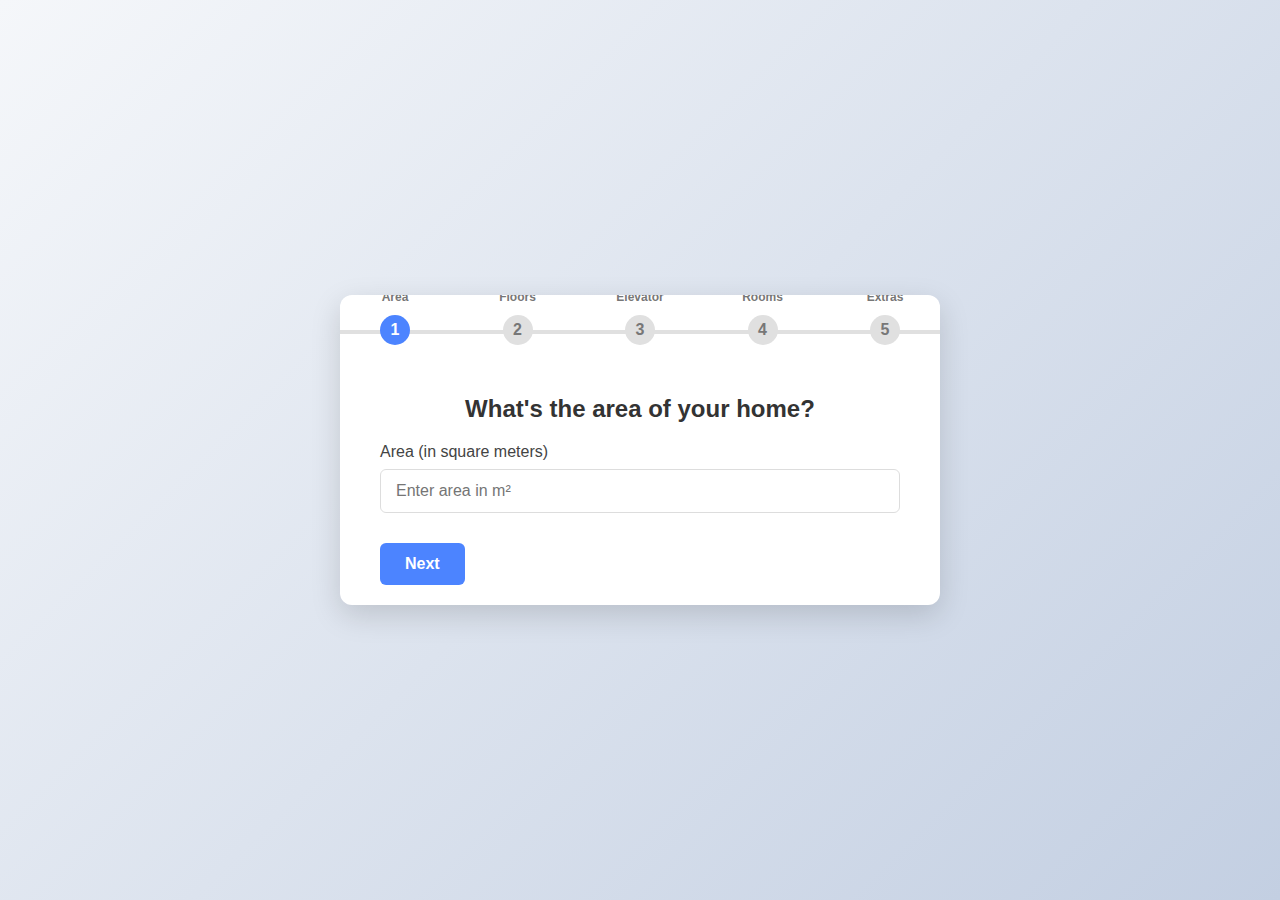
<file: questionnaire.html>
<!DOCTYPE html>
<html lang="en">
<head>
    <meta charset="UTF-8">
    <meta name="viewport" content="width=device-width, initial-scale=1.0">
    <title>Service Price Calculator</title>
    <style>
        * {
            box-sizing: border-box;
            margin: 0;
            padding: 0;
            font-family: 'Segoe UI', Tahoma, Geneva, Verdana, sans-serif;
        }
        
        body {
            background: linear-gradient(135deg, #f5f7fa 0%, #c3cfe2 100%);
            min-height: 100vh;
            display: flex;
            justify-content: center;
            align-items: center;
            padding: 20px;
        }
        
        .container {
            background: white;
            border-radius: 12px;
            box-shadow: 0 10px 30px rgba(0, 0, 0, 0.15);
            width: 100%;
            max-width: 600px;
            overflow: hidden;
        }
        
        .progress-container {
            display: flex;
            justify-content: space-between;
            position: relative;
            margin-bottom: 30px;
            padding: 20px 40px 0;
        }
        
        .progress-bar {
            position: absolute;
            height: 4px;
            background: #e0e0e0;
            width: 100%;
            top: 35px;
            left: 0;
            z-index: 1;
        }
        
        .progress {
            position: absolute;
            height: 4px;
            background: #4c84ff;
            width: 0%;
            top: 35px;
            left: 0;
            z-index: 2;
            transition: width 0.5s ease;
        }
        
        .step {
            width: 30px;
            height: 30px;
            background-color: #e0e0e0;
            border-radius: 50%;
            display: flex;
            justify-content: center;
            align-items: center;
            font-weight: bold;
            color: #777;
            z-index: 3;
            position: relative;
        }
        
        .step.active {
            background-color: #4c84ff;
            color: white;
        }
        
        .step-label {
            position: absolute;
            top: -25px;
            font-size: 12px;
            color: #777;
            white-space: nowrap;
        }
        
        .form-container {
            padding: 20px 40px;
        }
        
        .step-form {
            display: none;
        }
        
        .step-form.active {
            display: block;
            animation: fadeIn 0.5s;
        }
        
        @keyframes fadeIn {
            from { opacity: 0; }
            to { opacity: 1; }
        }
        
        h2 {
            margin-bottom: 20px;
            color: #333;
            text-align: center;
        }
        
        .form-group {
            margin-bottom: 20px;
        }
        
        label {
            display: block;
            margin-bottom: 8px;
            font-weight: 500;
            color: #444;
        }
        
        input, select {
            width: 100%;
            padding: 12px 15px;
            border: 1px solid #ddd;
            border-radius: 6px;
            font-size: 16px;
            transition: border 0.3s;
        }
        
        input:focus, select:focus {
            border-color: #4c84ff;
            outline: none;
        }
        
        .radio-group {
            display: flex;
            gap: 20px;
        }
        
        .radio-option {
            display: flex;
            align-items: center;
            gap: 8px;
        }
        
        .radio-option input {
            width: auto;
        }
        
        .buttons {
            display: flex;
            justify-content: space-between;
            margin-top: 30px;
        }
        
        button {
            padding: 12px 25px;
            border: none;
            border-radius: 6px;
            font-size: 16px;
            font-weight: 600;
            cursor: pointer;
            transition: all 0.3s;
        }
        
        #prev-btn {
            background-color: #f0f0f0;
            color: #555;
        }
        
        #prev-btn:hover {
            background-color: #e0e0e0;
        }
        
        #next-btn, #submit-btn {
            background-color: #4c84ff;
            color: white;
        }
        
        #next-btn:hover, #submit-btn:hover {
            background-color: #3a70e0;
        }
        
        .result-container {
            text-align: center;
            padding: 30px;
        }
        
        .result-container h2 {
            color: #4c84ff;
            margin-bottom: 15px;
        }
        
        .price {
            font-size: 42px;
            font-weight: 700;
            color: #333;
            margin: 20px 0;
        }
        
        .details {
            background-color: #f8f9fa;
            padding: 20px;
            border-radius: 8px;
            margin: 20px 0;
            text-align: left;
        }
        
        .details h3 {
            margin-bottom: 10px;
            color: #555;
        }
        
        .details ul {
            list-style-type: none;
        }
        
        .details li {
            padding: 8px 0;
            border-bottom: 1px solid #eee;
        }
        
        .details li:last-child {
            border-bottom: none;
        }
        
        .restart-btn {
            background-color: #4c84ff;
            color: white;
            padding: 12px 25px;
            border: none;
            border-radius: 6px;
            font-size: 16px;
            font-weight: 600;
            cursor: pointer;
            transition: background-color 0.3s;
            margin-top: 20px;
        }
        
        .restart-btn:hover {
            background-color: #3a70e0;
        }
        
        .error {
            color: #ff4757;
            font-size: 14px;
            margin-top: 5px;
            display: none;
        }
        
        @media (max-width: 600px) {
            .container {
                margin: 10px;
            }
            
            .progress-container, .form-container {
                padding: 20px;
            }
            
            .step-label {
                display: none;
            }
        }
    </style>
</head>
<body>
    <div class="container">
        <div class="progress-container">
            <div class="progress-bar"></div>
            <div class="progress"></div>
            <div class="step active">
                <span>1</span>
                <div class="step-label">Area</div>
            </div>
            <div class="step">
                <span>2</span>
                <div class="step-label">Floors</div>
            </div>
            <div class="step">
                <span>3</span>
                <div class="step-label">Elevator</div>
            </div>
            <div class="step">
                <span>4</span>
                <div class="step-label">Rooms</div>
            </div>
            <div class="step">
                <span>5</span>
                <div class="step-label">Extras</div>
            </div>
        </div>
        
        <div class="form-container">
            <form id="form">
                <!-- Step 1 -->
                <div class="step-form active" id="step-1">
                    <h2>What's the area of your home?</h2>
                    <div class="form-group">
                        <label for="area">Area (in square meters)</label>
                        <input type="number" id="area" placeholder="Enter area in m²" min="20" max="1000" required>
                        <div class="error" id="area-error">Please enter a valid area between 20 and 1000 m²</div>
                    </div>
                </div>
                
                <!-- Step 2 -->
                <div class="step-form" id="step-2">
                    <h2>How many floors?</h2>
                    <div class="form-group">
                        <label for="floors">Number of floors</label>
                        <select id="floors" required>
                            <option value="" disabled selected>Select number of floors</option>
                            <option value="1">1 floor</option>
                            <option value="2">2 floors</option>
                            <option value="3">3 floors</option>
                            <option value="4">4+ floors</option>
                        </select>
                        <div class="error" id="floors-error">Please select the number of floors</div>
                    </div>
                </div>
                
                <!-- Step 3 -->
                <div class="step-form" id="step-3">
                    <h2>Is there an elevator?</h2>
                    <div class="form-group">
                        <div class="radio-group">
                            <div class="radio-option">
                                <input type="radio" id="elevator-yes" name="elevator" value="yes" required>
                                <label for="elevator-yes">Yes</label>
                            </div>
                            <div class="radio-option">
                                <input type="radio" id="elevator-no" name="elevator" value="no">
                                <label for="elevator-no">No</label>
                            </div>
                        </div>
                        <div class="error" id="elevator-error">Please select an option</div>
                    </div>
                </div>
                
                <!-- Step 4 -->
                <div class="step-form" id="step-4">
                    <h2>How many rooms?</h2>
                    <div class="form-group">
                        <label for="rooms">Number of rooms</label>
                        <input type="number" id="rooms" placeholder="Enter number of rooms" min="1" max="20" required>
                        <div class="error" id="rooms-error">Please enter a valid number of rooms (1-20)</div>
                    </div>
                </div>
                
                <!-- Step 5 -->
                <div class="step-form" id="step-5">
                    <h2>Additional services</h2>
                    <div class="form-group">
                        <div class="radio-option">
                            <input type="checkbox" id="deep-cleaning" name="extras" value="deep-cleaning">
                            <label for="deep-cleaning">Deep cleaning (+$50)</label>
                        </div>
                        <div class="radio-option">
                            <input type="checkbox" id="window-cleaning" name="extras" value="window-cleaning">
                            <label for="window-cleaning">Window cleaning (+$30)</label>
                        </div>
                        <div class="radio-option">
                            <input type="checkbox" id="furniture-assembly" name="extras" value="furniture-assembly">
                            <label for="furniture-assembly">Furniture assembly (+$75)</label>
                        </div>
                    </div>
                </div>
                
                <!-- Buttons -->
                <div class="buttons">
                    <button type="button" id="prev-btn">Previous</button>
                    <button type="button" id="next-btn">Next</button>
                    <button type="button" id="submit-btn">Calculate Price</button>
                </div>
            </form>
            
            <!-- Results -->
            <div class="result-container" id="result-container" style="display: none;">
                <h2>Your Estimated Price</h2>
                <div class="price" id="price">$0</div>
                <div class="details">
                    <h3>Service Details</h3>
                    <ul id="details-list">
                        <!-- Details will be added here by JavaScript -->
                    </ul>
                </div>
                <button class="restart-btn" id="restart-btn">Start New Calculation</button>
            </div>
        </div>
    </div>

    <script>
        document.addEventListener('DOMContentLoaded', function() {
            // DOM elements
            const form = document.getElementById('form');
            const stepForms = document.querySelectorAll('.step-form');
            const steps = document.querySelectorAll('.step');
            const progress = document.querySelector('.progress');
            const prevBtn = document.getElementById('prev-btn');
            const nextBtn = document.getElementById('next-btn');
            const submitBtn = document.getElementById('submit-btn');
            const restartBtn = document.getElementById('restart-btn');
            const resultContainer = document.getElementById('result-container');
            const priceElement = document.getElementById('price');
            const detailsList = document.getElementById('details-list');
            
            // Current step
            let currentStep = 0;
            
            // Update buttons visibility
            function updateButtons() {
                if (currentStep === 0) {
                    prevBtn.style.display = 'none';
                } else {
                    prevBtn.style.display = 'block';
                }
                
                if (currentStep === stepForms.length - 1) {
                    nextBtn.style.display = 'none';
                    submitBtn.style.display = 'block';
                } else {
                    nextBtn.style.display = 'block';
                    submitBtn.style.display = 'none';
                }
            }
            
            // Update progress bar
            function updateProgress() {
                progress.style.width = (currentStep / (stepForms.length - 1)) * 100 + '%';
                
                steps.forEach((step, index) => {
                    if (index <= currentStep) {
                        step.classList.add('active');
                    } else {
                        step.classList.remove('active');
                    }
                });
            }
            
            // Show current step
            function showStep(stepIndex) {
                stepForms.forEach((step, index) => {
                    if (index === stepIndex) {
                        step.classList.add('active');
                    } else {
                        step.classList.remove('active');
                    }
                });
                
                currentStep = stepIndex;
                updateButtons();
                updateProgress();
            }
            
            // Validate current step
            function validateStep(stepIndex) {
                let isValid = true;
                const errorElement = document.getElementById(`${getFieldId(stepIndex)}-error`);
                
                switch(stepIndex) {
                    case 0:
                        const area = document.getElementById('area').value;
                        if (!area || area < 20 || area > 1000) {
                            isValid = false;
                            errorElement.style.display = 'block';
                        } else {
                            errorElement.style.display = 'none';
                        }
                        break;
                    case 1:
                        const floors = document.getElementById('floors').value;
                        if (!floors) {
                            isValid = false;
                            errorElement.style.display = 'block';
                        } else {
                            errorElement.style.display = 'none';
                        }
                        break;
                    case 2:
                        const elevator = document.querySelector('input[name="elevator"]:checked');
                        if (!elevator) {
                            isValid = false;
                            errorElement.style.display = 'block';
                        } else {
                            errorElement.style.display = 'none';
                        }
                        break;
                    case 3:
                        const rooms = document.getElementById('rooms').value;
                        if (!rooms || rooms < 1 || rooms > 20) {
                            isValid = false;
                            errorElement.style.display = 'block';
                        } else {
                            errorElement.style.display = 'none';
                        }
                        break;
                }
                
                return isValid;
            }
            
            // Get field ID for error message
            function getFieldId(stepIndex) {
                switch(stepIndex) {
                    case 0: return 'area';
                    case 1: return 'floors';
                    case 2: return 'elevator';
                    case 3: return 'rooms';
                    default: return '';
                }
            }
            
            // Calculate price
            function calculatePrice() {
                // Get values from form
                const area = parseInt(document.getElementById('area').value);
                const floors = parseInt(document.getElementById('floors').value);
                const elevator = document.querySelector('input[name="elevator"]:checked').value;
                const rooms = parseInt(document.getElementById('rooms').value);
                const deepCleaning = document.getElementById('deep-cleaning').checked;
                const windowCleaning = document.getElementById('window-cleaning').checked;
                const furnitureAssembly = document.getElementById('furniture-assembly').checked;
                
                // Base price calculation
                let basePrice = area * 1.5;
                
                // Adjust for floors
                if (floors > 1) {
                    basePrice *= (1 + (floors - 1) * 0.2);
                }
                
                // Adjust for elevator
                if (elevator === 'no' && floors > 1) {
                    basePrice *= 1.15; // 15% extra if no elevator and multiple floors
                }
                
                // Adjust for number of rooms
                basePrice *= (1 + (rooms * 0.05));
                
                // Add extras
                let extras = [];
                let extrasPrice = 0;
                
                if (deepCleaning) {
                    extrasPrice += 50;
                    extras.push('Deep cleaning: +$50');
                }
                
                if (windowCleaning) {
                    extrasPrice += 30;
                    extras.push('Window cleaning: +$30');
                }
                
                if (furnitureAssembly) {
                    extrasPrice += 75;
                    extras.push('Furniture assembly: +$75');
                }
                
                const totalPrice = basePrice + extrasPrice;
                
                // Generate details list
                detailsList.innerHTML = `
                    <li>Base area (${area}m²): $${(area * 1.5).toFixed(2)}</li>
                    <li>Floors (${floors}): ${floors > 1 ? '+' + ((floors - 1) * 0.2 * 100).toFixed(0) + '%' : 'No extra charge'}</li>
                    <li>Elevator: ${elevator === 'yes' ? 'No extra charge' : '+15% for stairs'}</li>
                    <li>Rooms (${rooms}): +${(rooms * 0.05 * 100).toFixed(0)}%</li>
                    ${extras.length > 0 ? '<li>Extra services:<ul>' + extras.map(extra => `<li>${extra}</li>`).join('') + '</ul></li>' : '<li>No extra services selected</li>'}
                `;
                
                return totalPrice;
            }
            
            // Event listeners
            nextBtn.addEventListener('click', function() {
                if (validateStep(currentStep)) {
                    showStep(currentStep + 1);
                }
            });
            
            prevBtn.addEventListener('click', function() {
                showStep(currentStep - 1);
            });
            
            submitBtn.addEventListener('click', function() {
                if (validateStep(currentStep)) {
                    // Calculate and display price
                    const price = calculatePrice();
                    priceElement.textContent = `$${price.toFixed(2)}`;
                    
                    // Show result container, hide form
                    form.style.display = 'none';
                    resultContainer.style.display = 'block';
                }
            });
            
            restartBtn.addEventListener('click', function() {
                // Reset form and show first step
                form.reset();
                showStep(0);
                
                // Show form, hide result container
                form.style.display = 'block';
                resultContainer.style.display = 'none';
            });
            
            // Initialize
            updateButtons();
        });
    </script>
</body>
</html>
</file>
